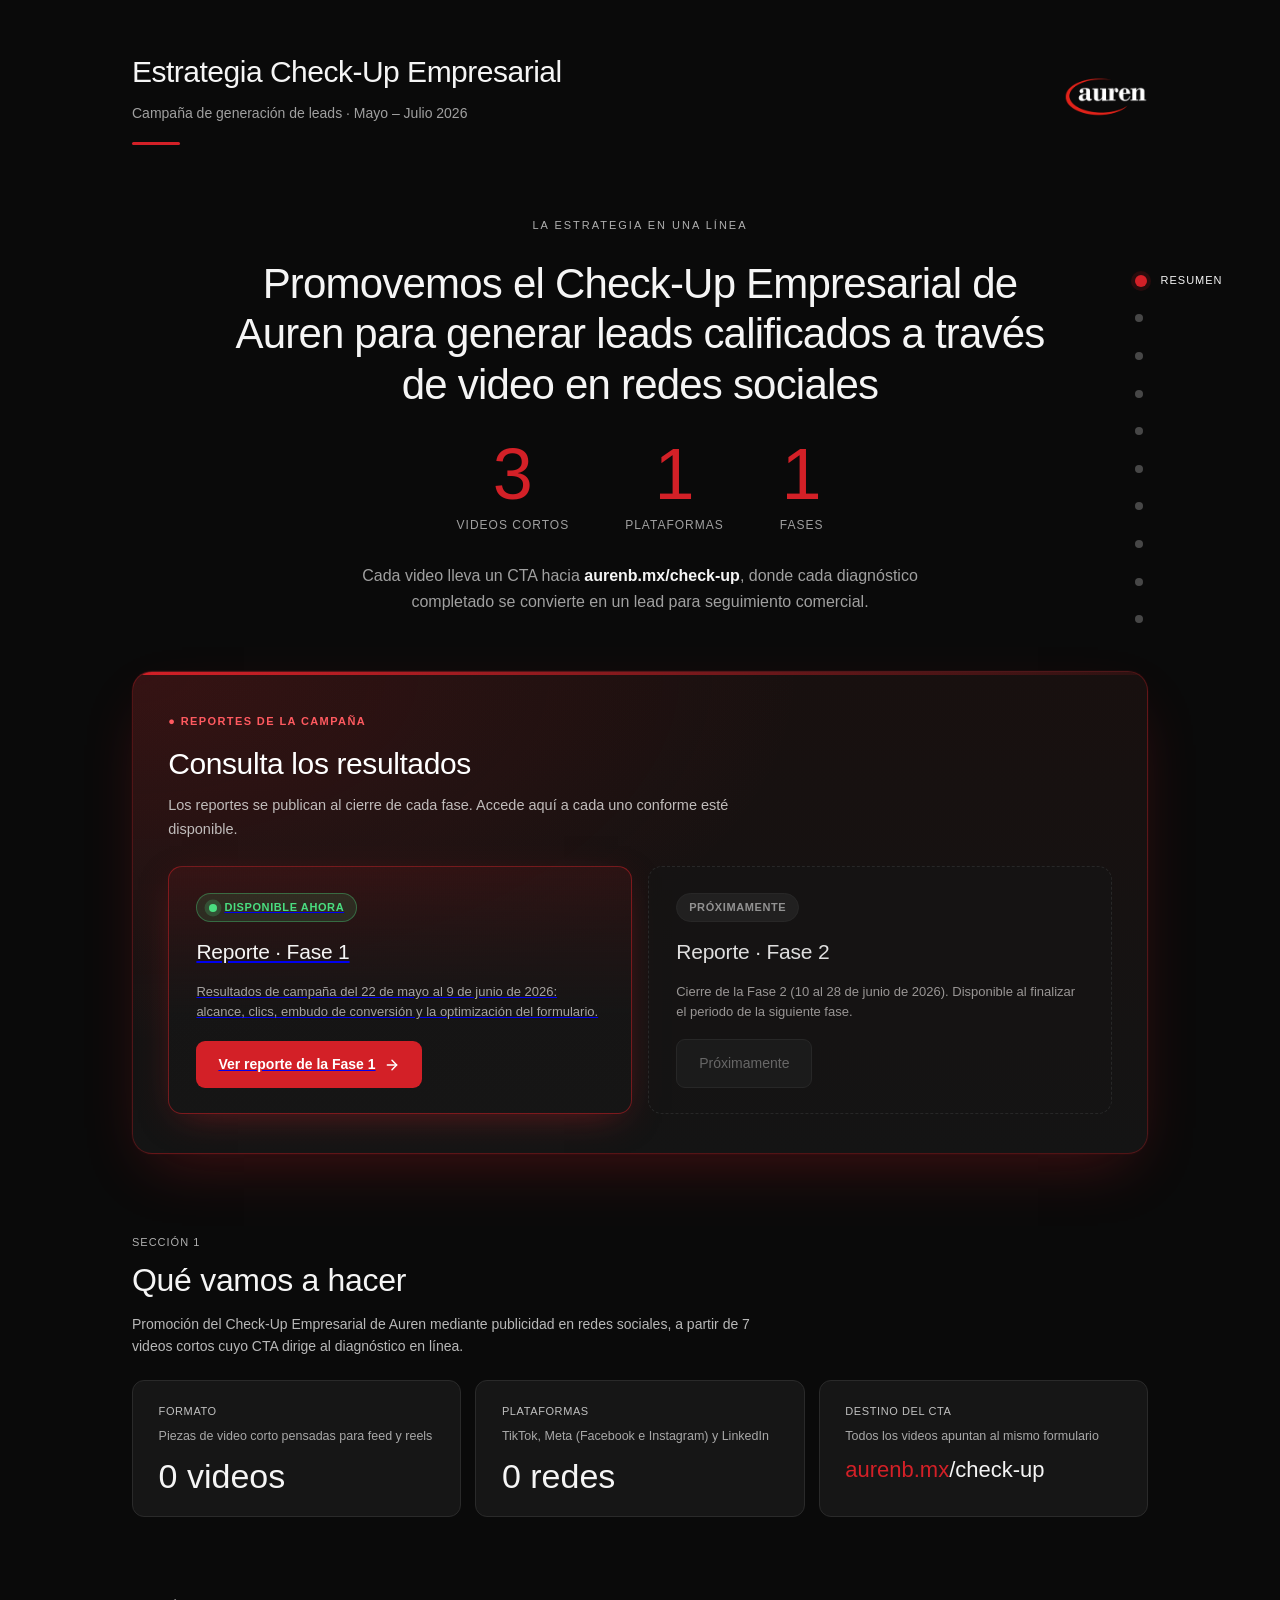
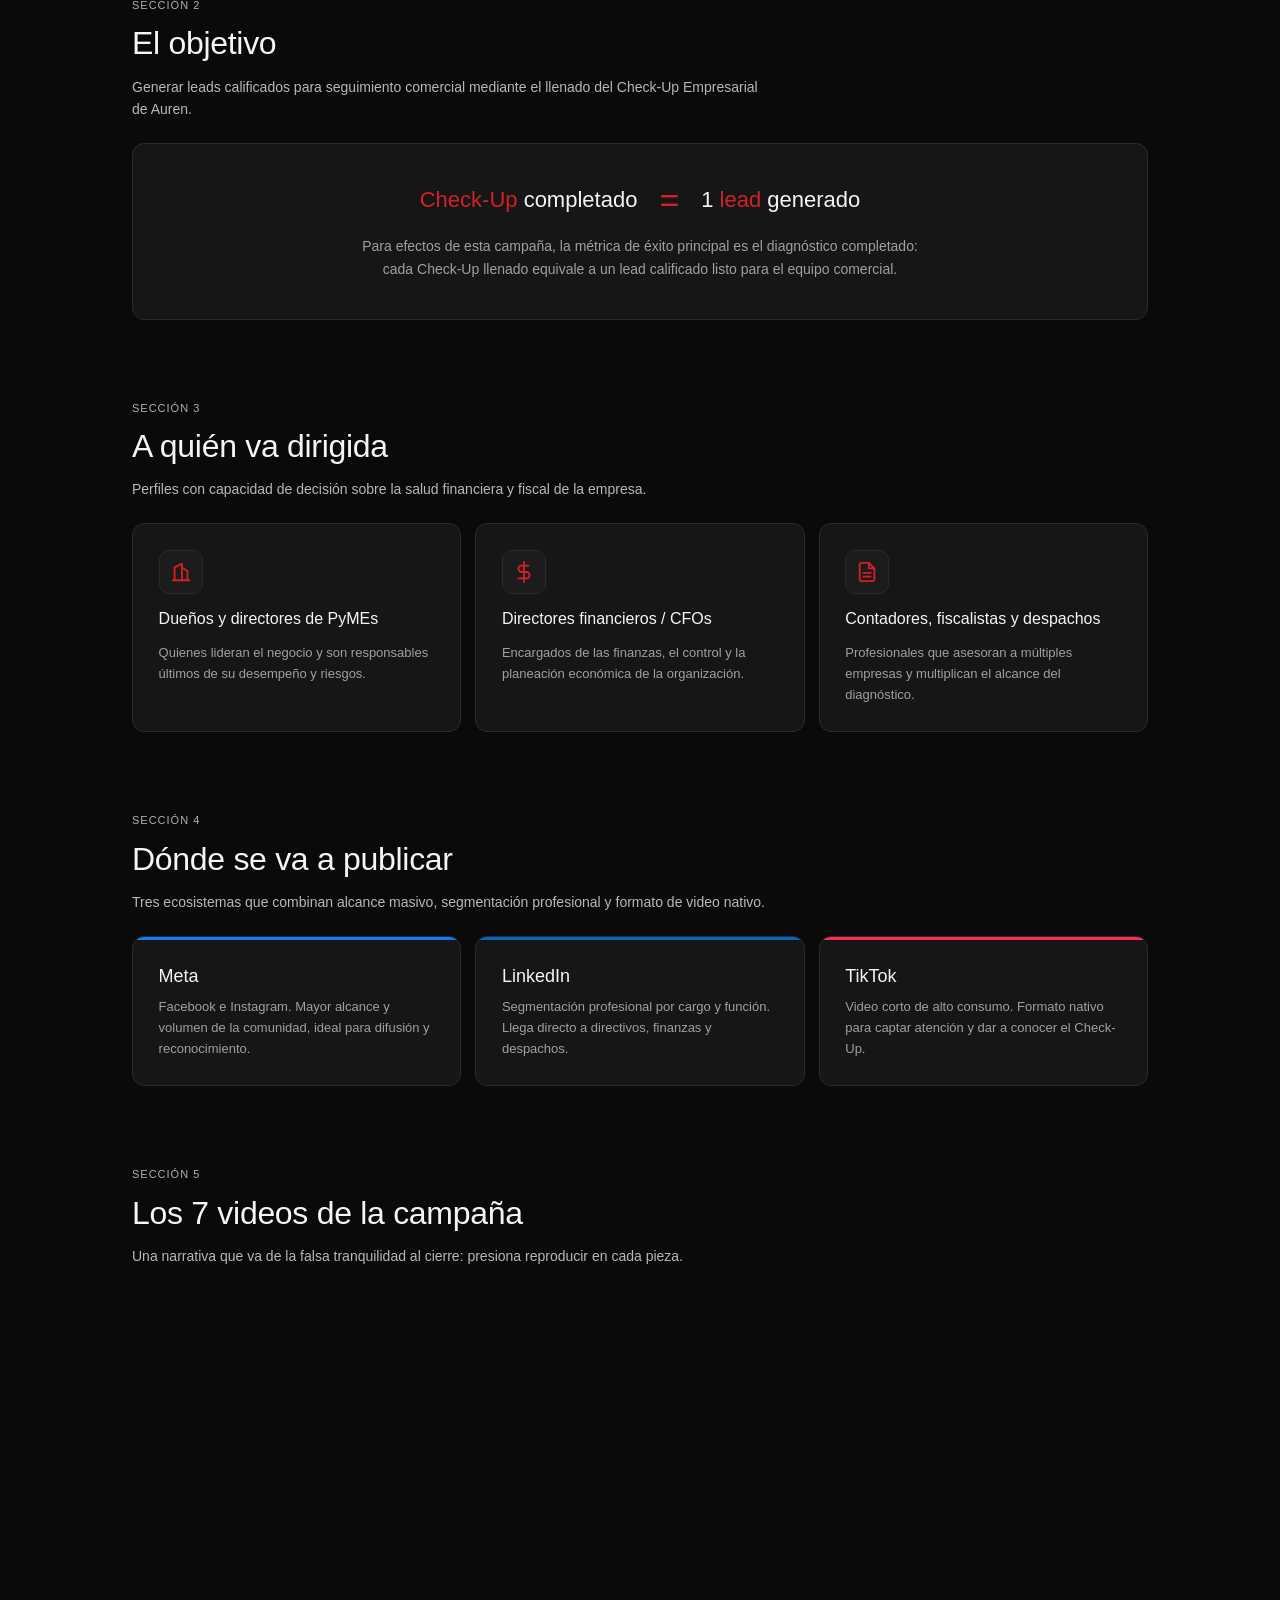
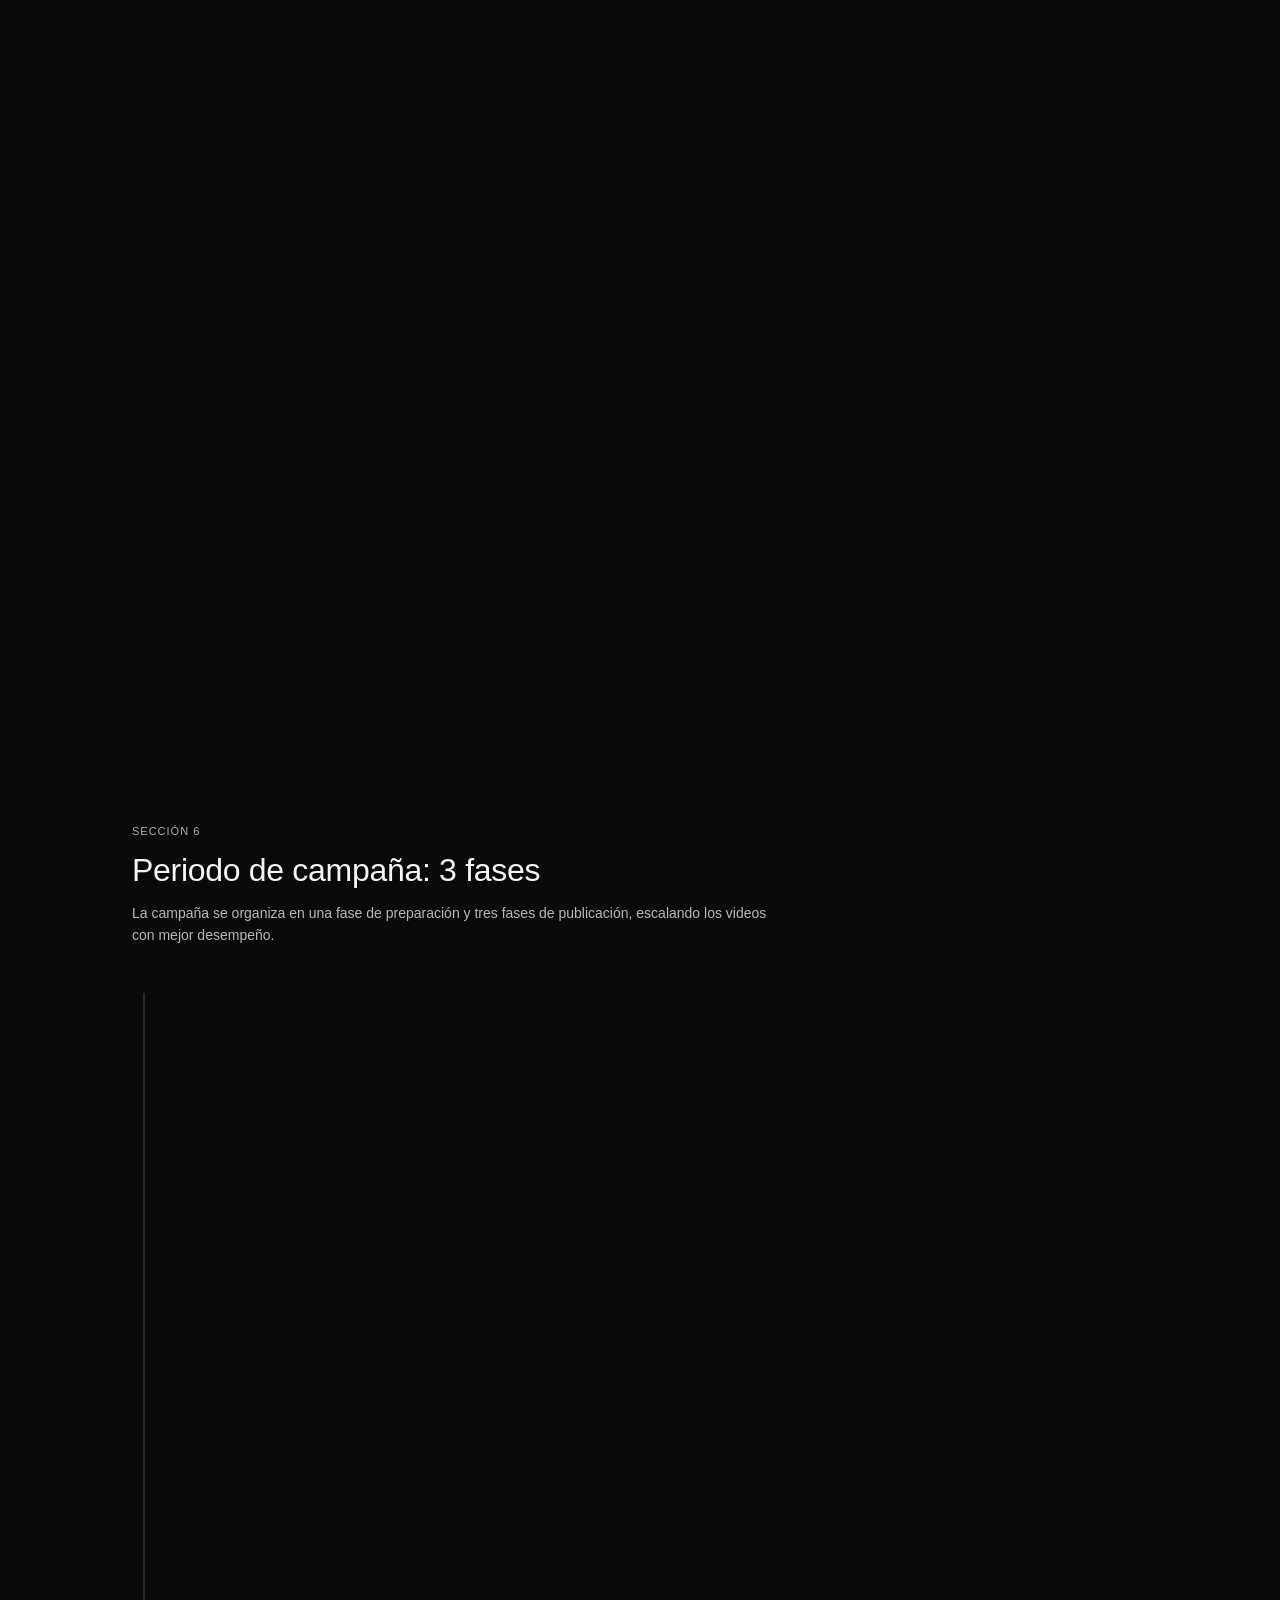
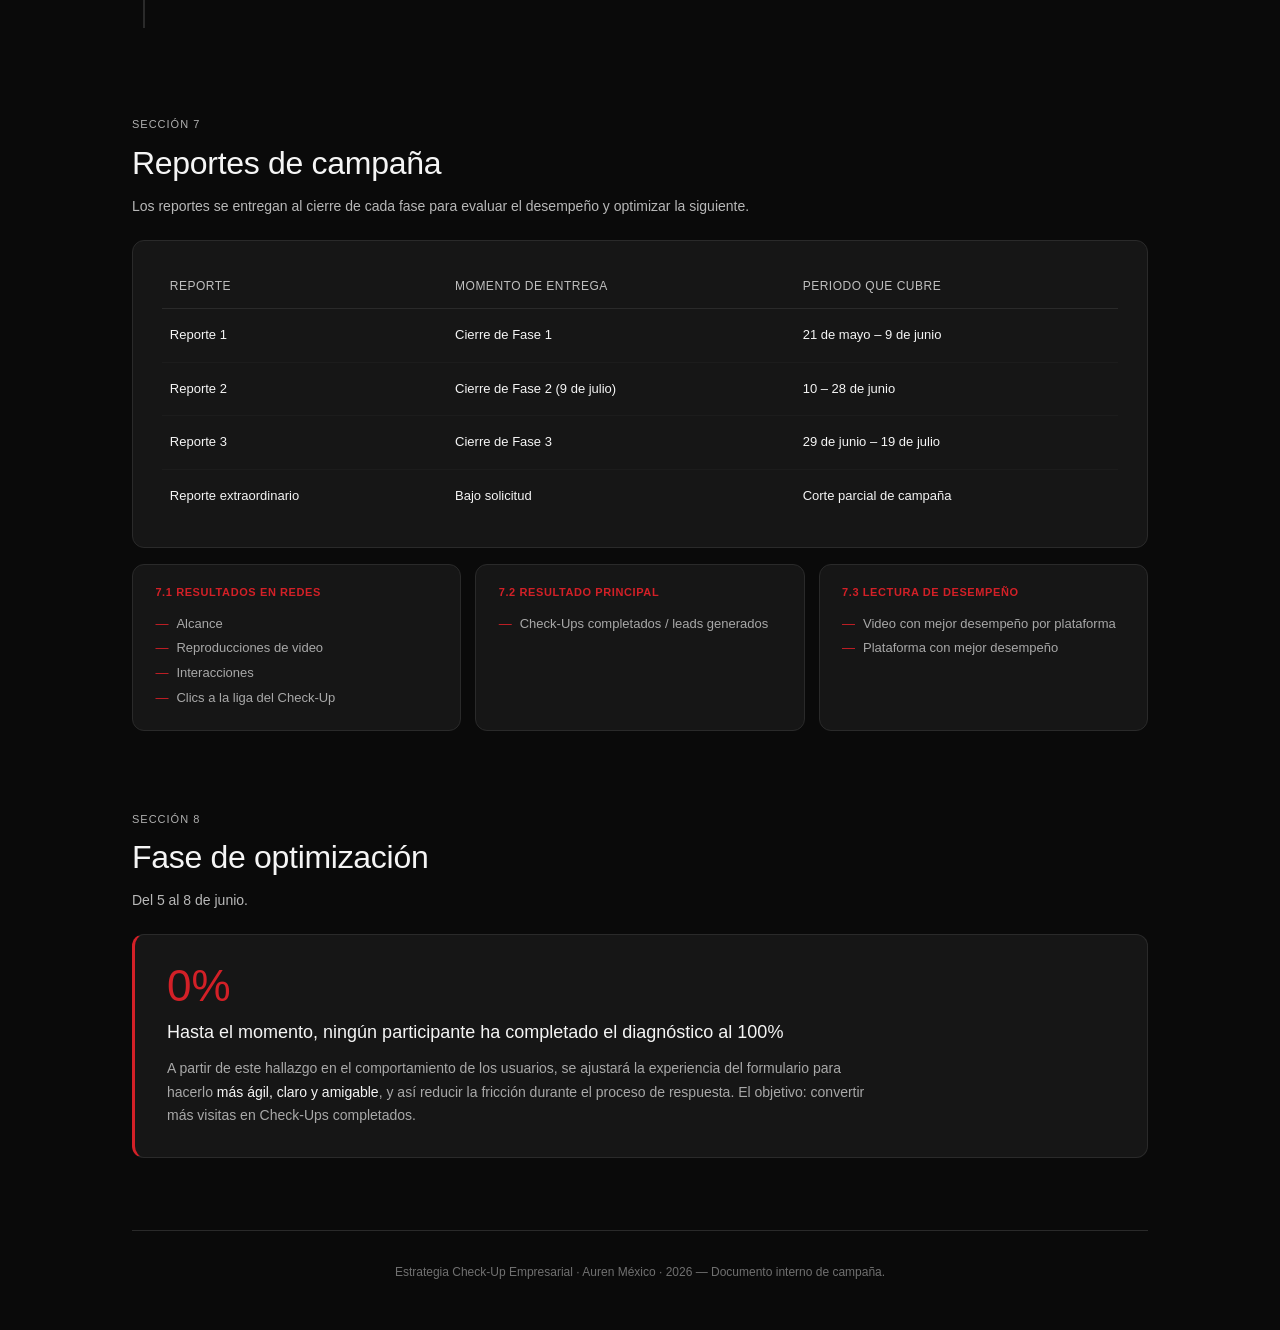
<file: index.html>
<!DOCTYPE html>
<html lang="es">
<head>
<meta charset="UTF-8">
<meta http-equiv="refresh" content="0; url=estrategia_check_up_auren_2026.html">
<link rel="canonical" href="estrategia_check_up_auren_2026.html">
<title>Estrategia Check-Up Empresarial · Auren</title>
<style>html{background:#0a0a0a;color:#f5f5f5;font-family:-apple-system,BlinkMacSystemFont,"Segoe UI",Roboto,Arial,sans-serif}body{display:flex;align-items:center;justify-content:center;height:100vh;margin:0}a{color:#D32027}</style>
</head>
<body>
<p>Redirigiendo a la <a href="estrategia_check_up_auren_2026.html">Estrategia Check-Up Empresarial · Auren</a>…</p>
</body>
</html>
</file>
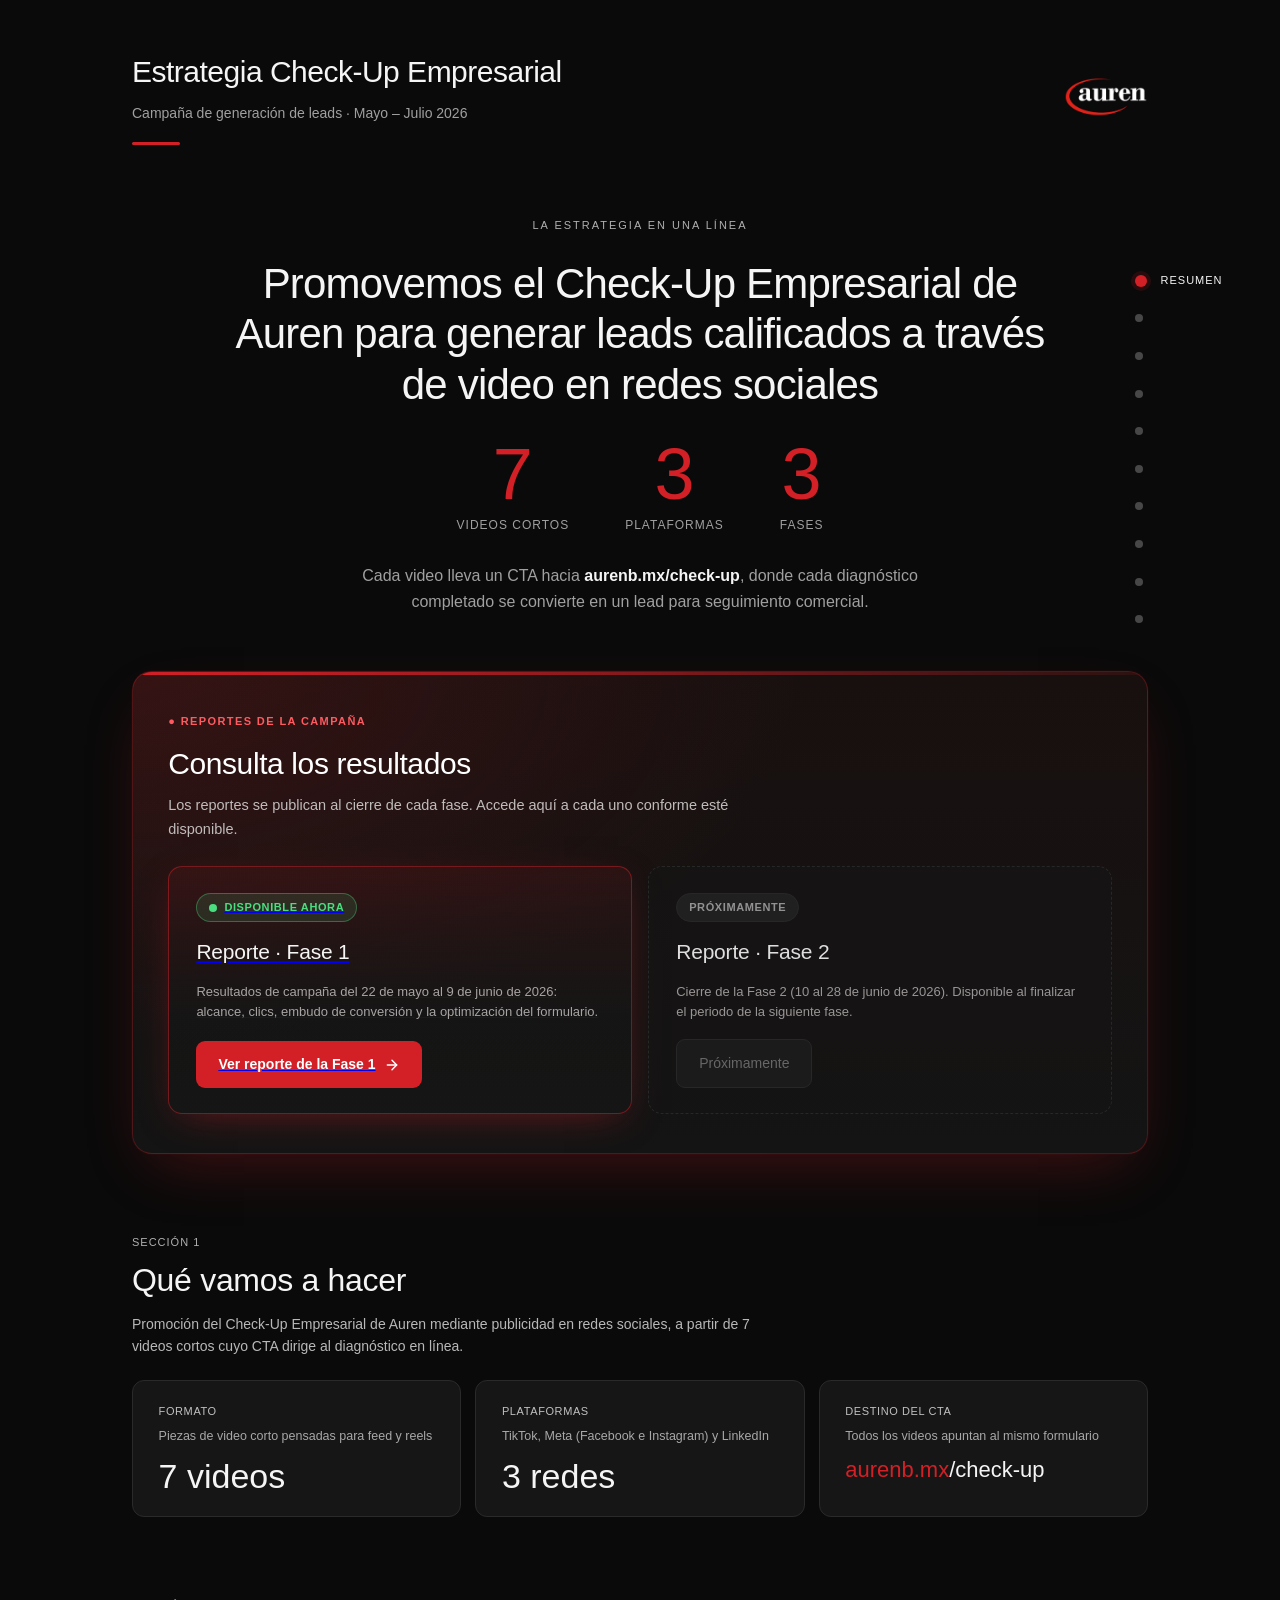
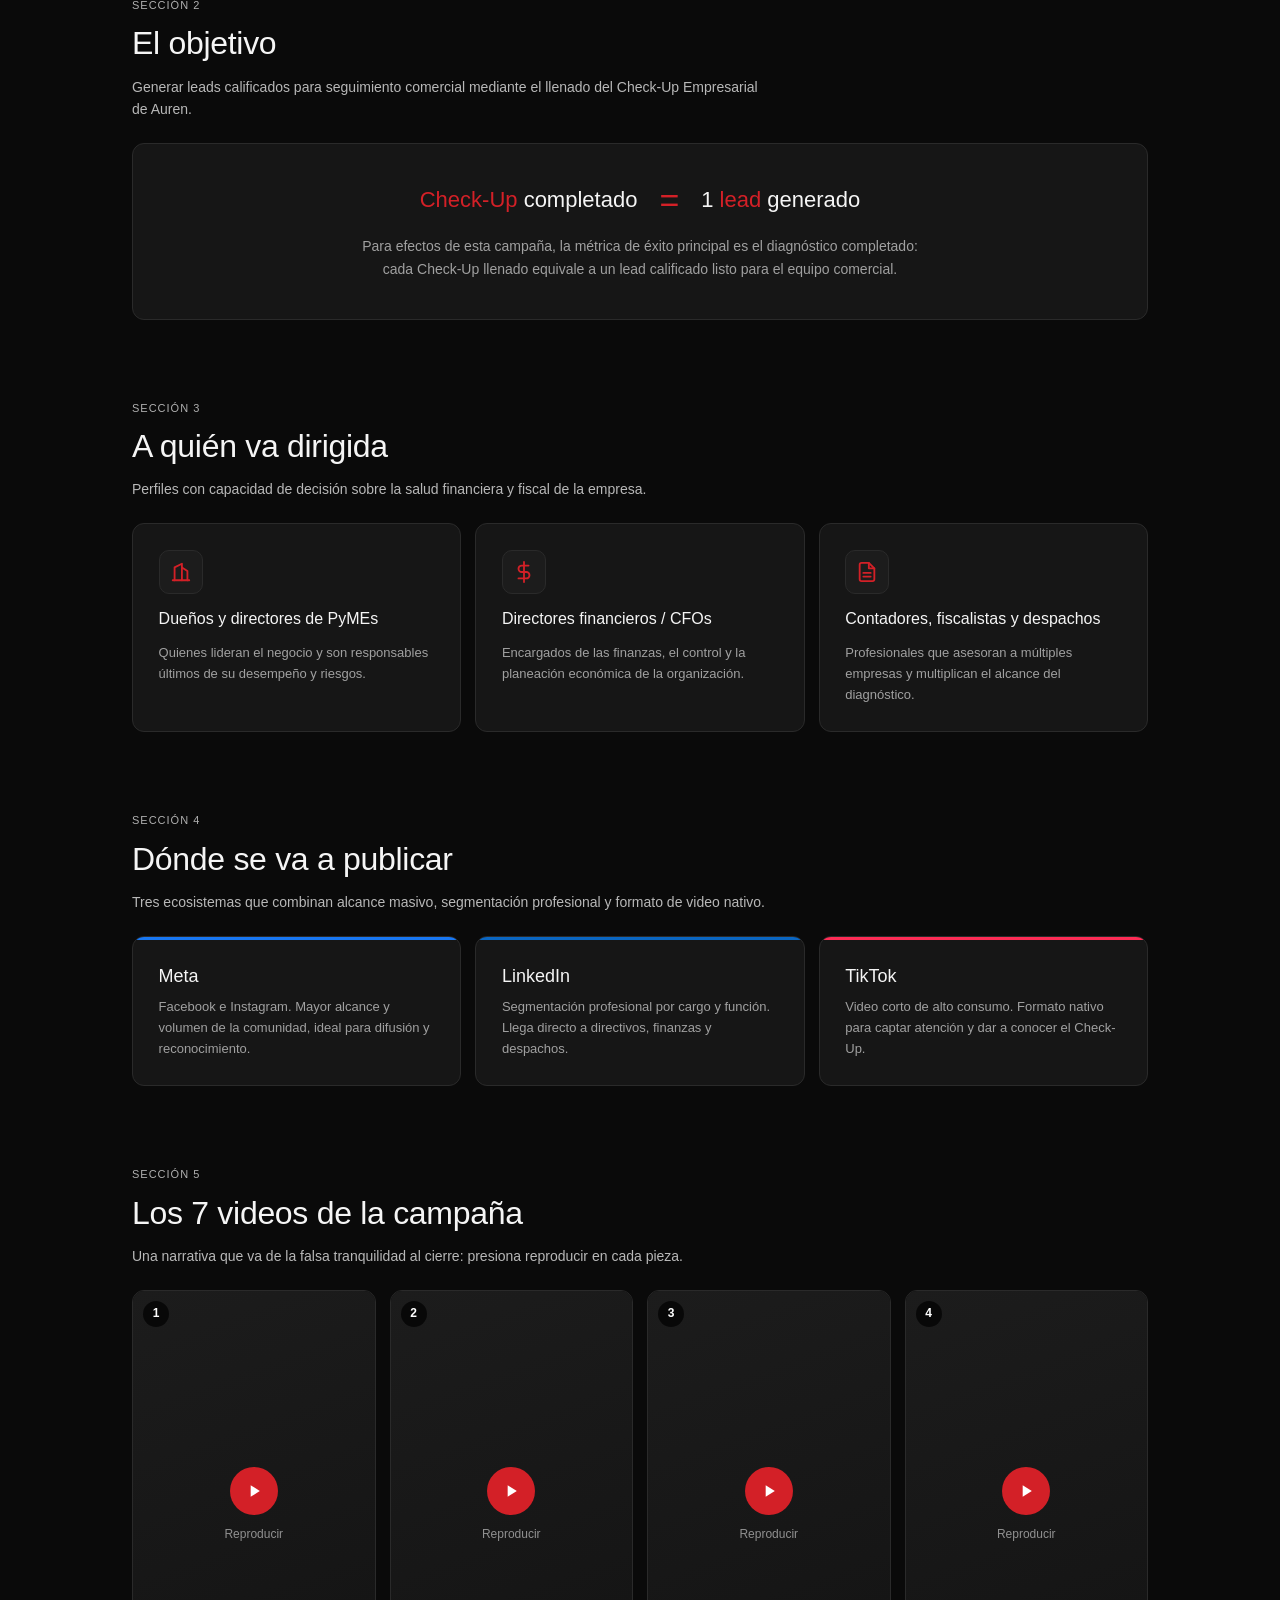
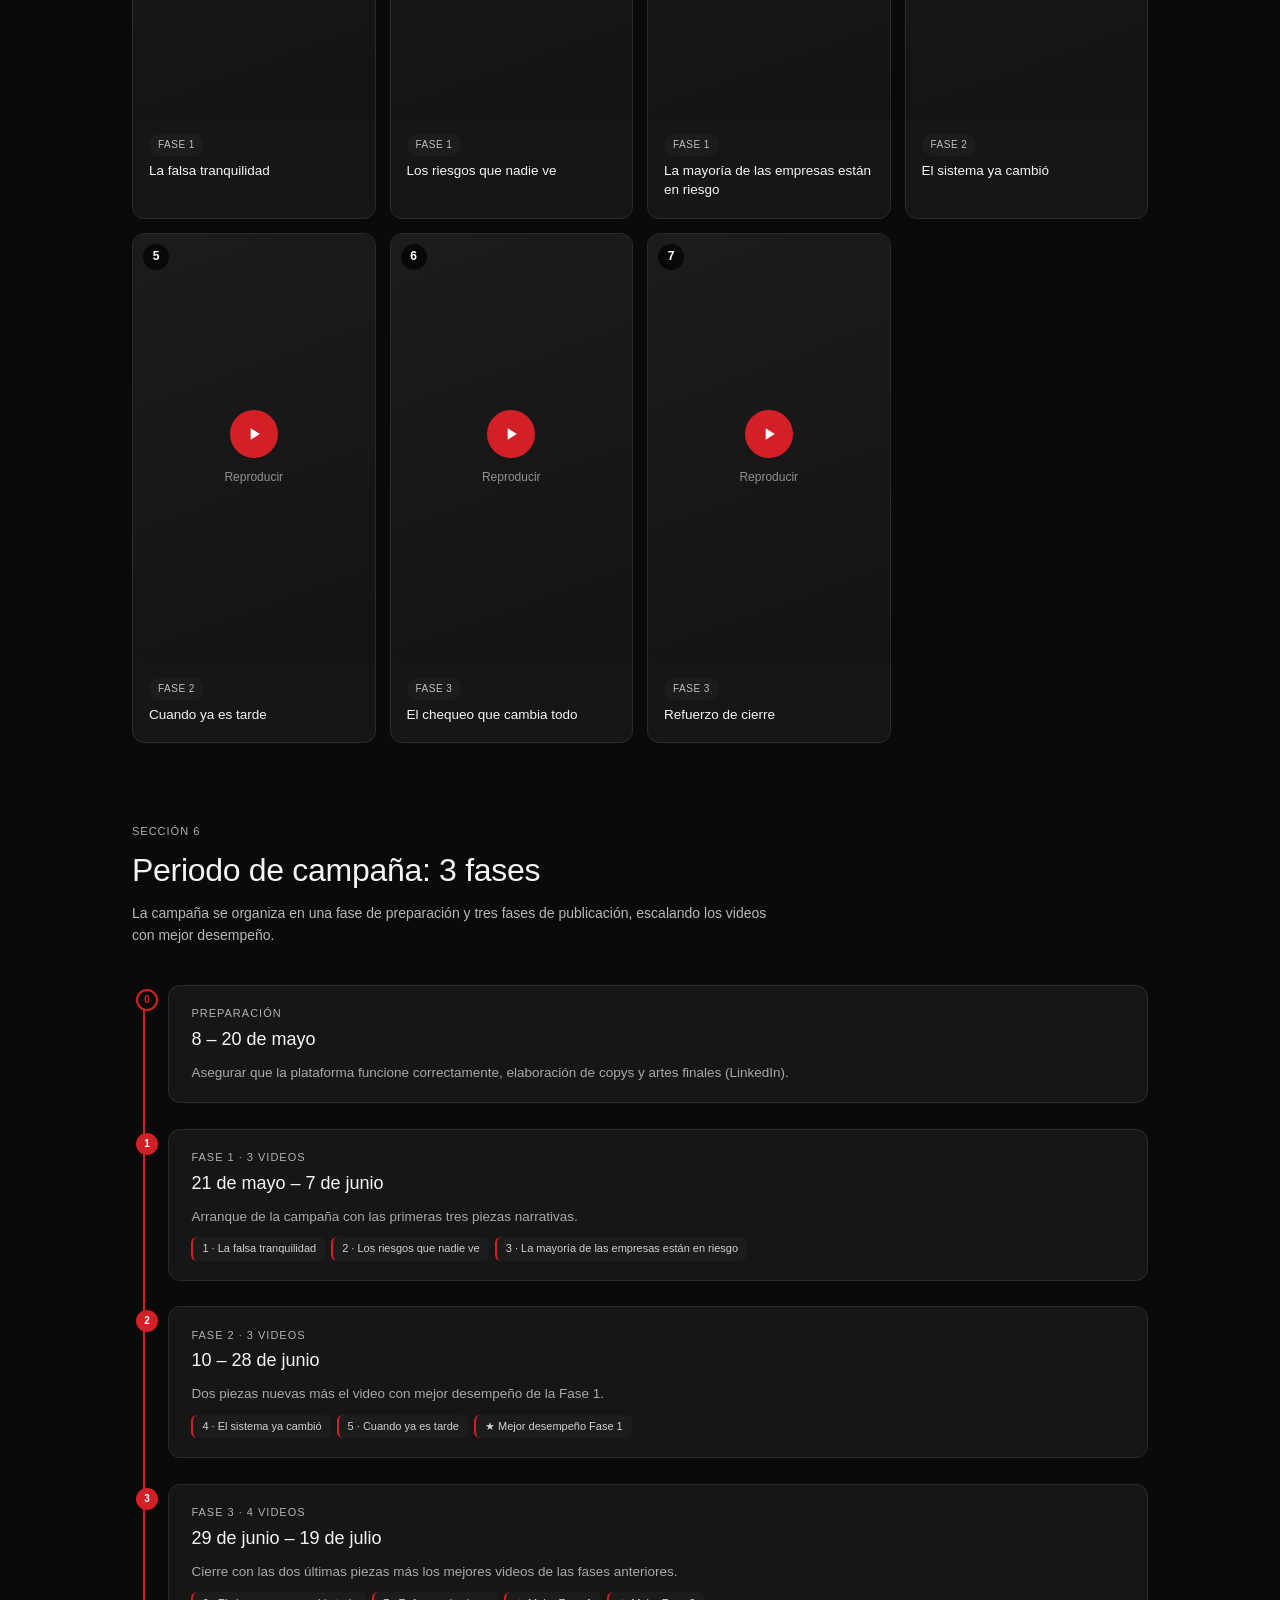
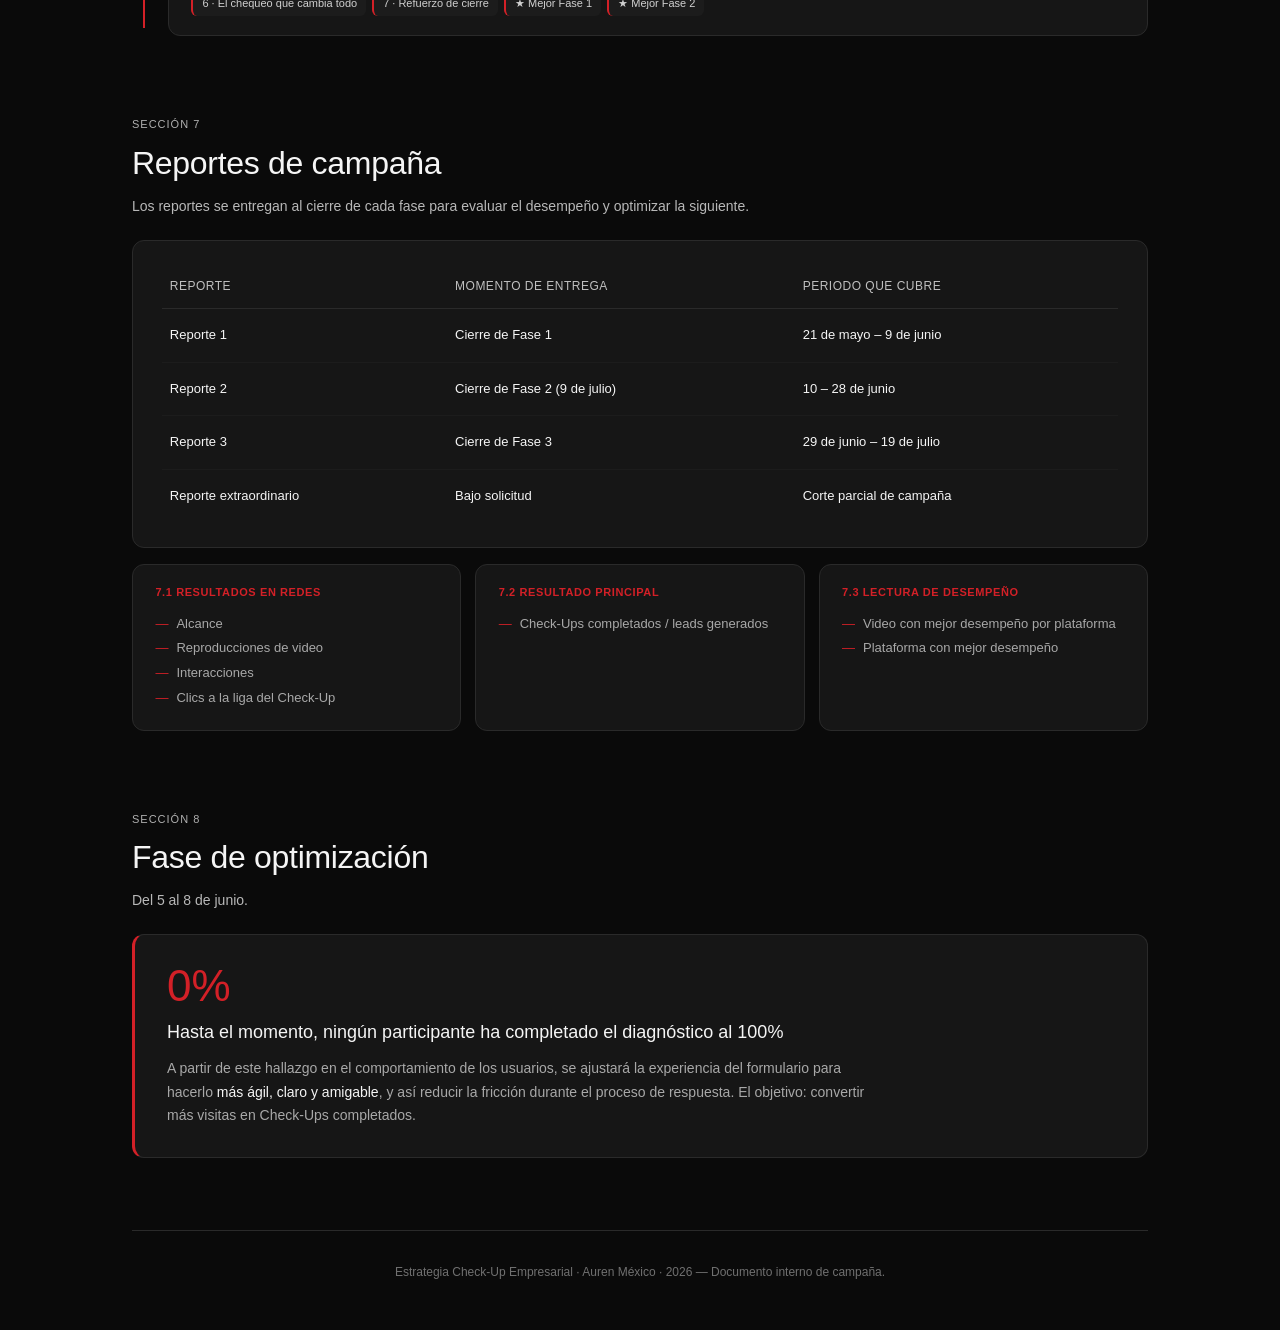
<file: estrategia_check_up_auren_2026.html>
<!DOCTYPE html>
<html lang="es">
<head>
<meta charset="UTF-8">
<meta name="viewport" content="width=device-width, initial-scale=1.0">
<title>Estrategia Check-Up Empresarial · Auren 2026</title>
<style>
  * { box-sizing: border-box; margin: 0; padding: 0; }
  html { scroll-behavior: smooth; }
  body {
    font-family: -apple-system, BlinkMacSystemFont, "Segoe UI", Roboto, "Helvetica Neue", Arial, sans-serif;
    color: #f5f5f5;
    background: #0a0a0a;
    line-height: 1.6;
    font-size: 16px;
    overflow-x: hidden;
  }
  .container { max-width: 1080px; margin: 0 auto; padding: 0 2rem; }

  /* Side nav */
  .side-nav {
    position: fixed;
    right: 32px;
    top: 50%;
    transform: translateY(-50%);
    display: flex;
    flex-direction: column;
    gap: 20px;
    z-index: 100;
  }
  .nav-dot { display: flex; align-items: center; gap: 14px; text-decoration: none; cursor: pointer; }
  .nav-dot-marker {
    width: 8px; height: 8px; border-radius: 50%;
    background: rgba(255,255,255,0.25);
    transition: all 0.3s ease; flex-shrink: 0;
  }
  .nav-dot:hover .nav-dot-marker { background: rgba(255,255,255,0.6); }
  .nav-dot.active .nav-dot-marker {
    background: #D32027; width: 12px; height: 12px;
    box-shadow: 0 0 0 4px rgba(211, 32, 39, 0.15);
  }
  .nav-dot-label {
    color: rgba(255,255,255,0.5); font-size: 11px;
    text-transform: uppercase; letter-spacing: 1px;
    opacity: 0; transform: translateX(-8px);
    transition: all 0.3s ease; white-space: nowrap; font-weight: 500;
  }
  .nav-dot.active .nav-dot-label,
  .nav-dot:hover .nav-dot-label { opacity: 1; transform: translateX(0); color: #f5f5f5; }

  /* Header */
  header.top { padding: 3rem 0 1.5rem; }
  .header-row { display: flex; align-items: center; justify-content: space-between; gap: 32px; }
  .header-text { flex: 1; }
  .logo { line-height: 0; flex-shrink: 0; }
  h1 { font-size: 30px; font-weight: 500; color: #f5f5f5; letter-spacing: -0.5px; margin-bottom: 6px; }
  .subtitle { font-size: 14px; color: #a0a0a0; }
  .brand-accent { width: 48px; height: 3px; background: #D32027; border-radius: 2px; margin-top: 18px; }

  /* Section base */
  section { padding: 2.5rem 0; display: flex; flex-direction: column; justify-content: center; }
  .section-num { font-size: 11px; color: #b0b0b0; text-transform: uppercase; letter-spacing: 1px; margin-bottom: 4px; }
  h2 { font-size: 32px; font-weight: 500; color: #f5f5f5; margin-bottom: 6px; letter-spacing: -0.3px; }
  .section-subtitle { font-size: 14px; color: #b8b8b8; margin-bottom: 1.4rem; max-width: 640px; }

  /* Hero */
  .hero-section { text-align: center; padding-top: 3rem; padding-bottom: 2rem; }
  .hero-eyebrow { font-size: 11px; color: #b0b0b0; text-transform: uppercase; letter-spacing: 2px; margin-bottom: 24px; }
  .hero-headline {
    font-size: 42px; font-weight: 500; color: #f5f5f5; line-height: 1.2;
    margin: 0 auto 28px; letter-spacing: -0.8px; max-width: 820px;
  }
  .hero-numbers { display: flex; justify-content: center; gap: 56px; flex-wrap: wrap; margin-bottom: 28px; }
  .hero-num-item { display: flex; flex-direction: column; align-items: center; gap: 6px; }
  .hero-highlight { color: #D32027; font-size: 72px; font-weight: 500; line-height: 1; font-variant-numeric: tabular-nums; }
  .hero-num-label { font-size: 12px; color: #a0a0a0; text-transform: uppercase; letter-spacing: 1px; }
  .hero-supporting { font-size: 16px; color: #a0a0a0; line-height: 1.6; max-width: 620px; margin: 0 auto; }

  /* KPI grid */
  .kpi-grid { display: grid; grid-template-columns: repeat(3, 1fr); gap: 14px; }
  .kpi { background: #161616; border: 1px solid #2a2a2a; border-radius: 12px; padding: 1.4rem 1.6rem; }
  .kpi-label { font-size: 11px; color: #c0c0c0; text-transform: uppercase; letter-spacing: 0.6px; margin-bottom: 6px; }
  .kpi-hint { font-size: 12.5px; color: #a8a8a8; margin-bottom: 14px; line-height: 1.5; }
  .kpi-value { font-size: 34px; font-weight: 500; color: #f5f5f5; line-height: 1; font-variant-numeric: tabular-nums; }
  .kpi-value.text { font-size: 22px; }
  .kpi-value .accent { color: #D32027; }

  /* Equation card (objetivo) */
  .equation-card {
    background: #161616; border: 1px solid #2a2a2a; border-radius: 12px;
    padding: 2.4rem 2rem; text-align: center;
  }
  .equation { display: flex; align-items: center; justify-content: center; gap: 22px; flex-wrap: wrap; margin-bottom: 18px; }
  .eq-term { font-size: 22px; font-weight: 500; color: #f5f5f5; }
  .eq-term .accent { color: #D32027; }
  .eq-op { font-size: 34px; font-weight: 500; color: #D32027; line-height: 1; }
  .equation-note { font-size: 14px; color: #a0a0a0; max-width: 560px; margin: 0 auto; }

  /* Segment cards (audiencia) */
  .segment-grid { display: grid; grid-template-columns: repeat(3, 1fr); gap: 14px; }
  .segment-card {
    background: #161616; border: 1px solid #2a2a2a; border-radius: 12px;
    padding: 1.6rem 1.6rem; display: flex; flex-direction: column; gap: 12px;
  }
  .segment-icon {
    width: 44px; height: 44px; border-radius: 10px; background: #1c1c1c;
    border: 1px solid #2a2a2a; display: flex; align-items: center; justify-content: center; color: #D32027;
  }
  .segment-title { font-size: 16px; font-weight: 500; color: #f5f5f5; }
  .segment-text { font-size: 13px; color: #a0a0a0; line-height: 1.6; }

  /* Channel cards */
  .channel-grid { display: grid; grid-template-columns: repeat(3, 1fr); gap: 14px; }
  .channel-card {
    background: #161616; border: 1px solid #2a2a2a; border-radius: 12px;
    padding: 1.6rem 1.6rem; position: relative; overflow: hidden;
  }
  .channel-bar { position: absolute; top: 0; left: 0; width: 100%; height: 3px; }
  .channel-name { font-size: 18px; font-weight: 500; color: #f5f5f5; margin-bottom: 6px; }
  .channel-detail { font-size: 13px; color: #a0a0a0; line-height: 1.6; }

  /* Video gallery (vertical 9:16) */
  .video-grid { display: grid; grid-template-columns: repeat(4, 1fr); gap: 14px; }
  .video-card {
    background: #161616; border: 1px solid #2a2a2a; border-radius: 12px; overflow: hidden;
    display: flex; flex-direction: column;
    opacity: 0; transform: translateY(20px); transition: opacity 0.5s ease, transform 0.5s ease;
  }
  .video-card.show { opacity: 1; transform: translateY(0); }
  .video-frame { position: relative; width: 100%; aspect-ratio: 9 / 16; background: #0d0d0d; }
  .video-frame iframe { position: absolute; inset: 0; width: 100%; height: 100%; border: 0; }
  .video-frame .video-placeholder {
    position: absolute; inset: 0; display: flex; flex-direction: column; align-items: center; justify-content: center;
    gap: 10px; cursor: pointer; color: #909090; font-size: 12px; text-align: center; padding: 1rem;
    background: linear-gradient(160deg, #1c1c1c 0%, #131313 100%);
  }
  .video-play {
    width: 48px; height: 48px; border-radius: 50%; background: #D32027;
    display: flex; align-items: center; justify-content: center; color: #fff;
  }
  .video-num {
    position: absolute; top: 10px; left: 10px; z-index: 2;
    width: 26px; height: 26px; border-radius: 50%; background: rgba(0,0,0,0.7);
    display: flex; align-items: center; justify-content: center;
    font-size: 12px; font-weight: 600; color: #fff;
  }
  .video-body { padding: 0.9rem 1rem 1.1rem; flex: 1; display: flex; flex-direction: column; gap: 6px; }
  .video-phase-tag {
    align-self: flex-start; font-size: 10px; font-weight: 500; padding: 3px 9px; border-radius: 12px;
    text-transform: uppercase; letter-spacing: 0.5px; background: #1c1c1c; color: #c0c0c0;
  }
  .video-title { font-size: 13.5px; font-weight: 500; color: #f5f5f5; line-height: 1.4; }

  /* Timeline (fases) */
  .timeline { position: relative; margin-top: 1rem; padding-left: 36px; }
  .timeline-line {
    position: absolute; left: 11px; top: 8px; bottom: 8px; width: 2px; background: #2a2a2a; overflow: hidden;
  }
  .timeline-line-fill { position: absolute; top: 0; left: 0; width: 100%; height: 0; background: #D32027; transition: height 1.4s cubic-bezier(0.4,0,0.2,1); }
  .timeline-item { position: relative; padding-bottom: 1.6rem; opacity: 0; transform: translateX(12px); transition: all 0.5s ease; }
  .timeline-item:last-child { padding-bottom: 0; }
  .timeline-item.show { opacity: 1; transform: translateX(0); }
  .timeline-node {
    position: absolute; left: -32px; top: 4px; width: 22px; height: 22px; border-radius: 50%;
    background: #0a0a0a; border: 2px solid #2a2a2a; display: flex; align-items: center; justify-content: center;
    font-size: 10px; font-weight: 600; color: #a0a0a0; transition: all 0.4s ease;
  }
  .timeline-item.show .timeline-node { border-color: #D32027; color: #fff; background: #D32027; }
  .timeline-item.prep.show .timeline-node { background: #0a0a0a; color: #D32027; border-color: #D32027; }
  .timeline-card { background: #161616; border: 1px solid #2a2a2a; border-radius: 12px; padding: 1.2rem 1.4rem; }
  .timeline-phase { font-size: 11px; color: #b0b0b0; text-transform: uppercase; letter-spacing: 1px; margin-bottom: 2px; }
  .timeline-dates { font-size: 18px; font-weight: 500; color: #f5f5f5; margin-bottom: 8px; }
  .timeline-actions { font-size: 13.5px; color: #a8a8a8; line-height: 1.6; }
  .timeline-videos { display: flex; flex-wrap: wrap; gap: 6px; margin-top: 10px; }
  .timeline-vchip {
    font-size: 11px; padding: 3px 9px; border-radius: 6px; background: #1c1c1c;
    border-left: 2px solid #D32027; color: #d0d0d0;
  }

  /* Table */
  .table-card { background: #161616; border: 1px solid #2a2a2a; border-radius: 12px; padding: 1.5rem 1.8rem; }
  table { width: 100%; border-collapse: collapse; font-size: 13px; }
  thead tr { border-bottom: 1px solid #2a2a2a; }
  th { text-align: left; padding: 12px 8px; color: #c0c0c0; font-weight: 500; font-size: 12px; text-transform: uppercase; letter-spacing: 0.5px; }
  td { padding: 16px 8px; color: #f5f5f5; vertical-align: top; }
  td.label { color: #f5f5f5; font-weight: 500; }
  tbody tr { border-bottom: 1px solid #1c1c1c; }
  tbody tr:last-child { border-bottom: none; }
  .report-includes { display: grid; grid-template-columns: repeat(3, 1fr); gap: 14px; margin-top: 16px; }
  .ri-card { background: #161616; border: 1px solid #2a2a2a; border-radius: 12px; padding: 1.2rem 1.4rem; }
  .ri-label { font-size: 11px; color: #D32027; text-transform: uppercase; letter-spacing: 0.6px; margin-bottom: 10px; font-weight: 600; }
  .ri-list { list-style: none; font-size: 13px; color: #a8a8a8; line-height: 1.9; }
  .ri-list li::before { content: "—"; color: #D32027; margin-right: 8px; }

  /* Insight (optimización) */
  .insight-card {
    background: #161616; border: 1px solid #2a2a2a; border-radius: 12px; padding: 1.8rem 2rem;
    border-left: 3px solid #D32027;
  }
  .insight-stat { font-size: 44px; font-weight: 500; color: #D32027; line-height: 1; margin-bottom: 10px; font-variant-numeric: tabular-nums; }
  .insight-title { font-size: 18px; font-weight: 500; margin-bottom: 10px; color: #f5f5f5; }
  .insight-text { font-size: 14px; color: #a8a8a8; line-height: 1.7; max-width: 720px; }
  .insight-text .accent { color: #f5f5f5; font-weight: 500; }

  footer { border-top: 1px solid #2a2a2a; padding: 2rem 0 3rem; margin-top: 2rem; font-size: 12px; color: #707070; text-align: center; }

  @media (max-width: 860px) {
    .side-nav { display: none; }
    .container { padding: 0 1.25rem; }
    section { padding: 2.5rem 0; }
    .hero-headline { font-size: 26px; }
    .hero-highlight { font-size: 48px; }
    .hero-numbers { gap: 32px; }
    h1 { font-size: 24px; }
    h2 { font-size: 24px; }
    .header-row { flex-direction: column; align-items: flex-start; gap: 16px; }
    .kpi-grid, .segment-grid, .channel-grid, .report-includes, .reports-access { grid-template-columns: 1fr; }
    .video-grid { grid-template-columns: repeat(2, 1fr); }
  }
  @media (max-width: 520px) {
    .video-grid { grid-template-columns: 1fr; }
  }

  /* Reportes disponibles — banda destacada */
  .reports-section { padding: 1.5rem 0 2.5rem; }
  .reports-feature {
    position: relative; border-radius: 20px; padding: 2.2rem 2.2rem 2.4rem;
    background:
      radial-gradient(120% 140% at 0% 0%, rgba(211,32,39,0.16) 0%, rgba(211,32,39,0) 55%),
      linear-gradient(180deg, #18100f 0%, #141414 100%);
    border: 1px solid rgba(211,32,39,0.30);
    box-shadow: 0 0 0 1px rgba(211,32,39,0.05), 0 24px 60px -20px rgba(211,32,39,0.30);
    overflow: hidden;
  }
  .reports-feature::before {
    content: ""; position: absolute; top: 0; left: 0; right: 0; height: 3px;
    background: linear-gradient(90deg, #D32027, rgba(211,32,39,0.1));
  }
  .reports-feature-head { margin-bottom: 1.6rem; }
  .reports-eyebrow { display:inline-flex; align-items:center; gap:8px; font-size: 11px; color: #ff5a60; text-transform: uppercase; letter-spacing: 1.4px; font-weight: 600; margin-bottom: 10px; }
  .reports-feature-title { font-size: 30px; font-weight: 500; color: #fff; letter-spacing: -0.4px; margin-bottom: 6px; }
  .reports-feature-sub { font-size: 14.5px; color: #c0bcbb; max-width: 620px; }

  .reports-access { display: grid; grid-template-columns: repeat(2, 1fr); gap: 16px; }
  .report-cta {
    background: rgba(22,22,22,0.7); border: 1px solid #2a2a2a; border-radius: 14px; padding: 1.6rem 1.7rem;
    display: flex; flex-direction: column; gap: 13px; position: relative; overflow: hidden;
    transition: border-color .25s ease, transform .25s ease, box-shadow .25s ease;
  }
  .report-cta.available {
    border-color: rgba(211,32,39,0.5);
    background: linear-gradient(180deg, rgba(211,32,39,0.10) 0%, rgba(22,22,22,0.8) 60%);
    box-shadow: 0 10px 36px -14px rgba(211,32,39,0.5);
  }
  .report-cta.available:hover { transform: translateY(-4px); border-color: #D32027; box-shadow: 0 18px 44px -14px rgba(211,32,39,0.65); }
  .report-cta.soon { opacity: 0.9; border-style: dashed; }
  .report-status {
    align-self: flex-start; display:inline-flex; align-items:center; gap:7px;
    font-size: 11px; font-weight: 600; letter-spacing: 0.6px; text-transform: uppercase;
    padding: 5px 12px; border-radius: 20px;
  }
  .report-status.available { color: #4ade80; background: rgba(74,222,128,0.12); border: 1px solid rgba(74,222,128,0.35); }
  .report-status.soon { color: #a0a0a0; background: rgba(255,255,255,0.06); border: 1px solid #2a2a2a; }
  .pulse-dot { width:8px; height:8px; border-radius:50%; background:#4ade80; box-shadow:0 0 0 0 rgba(74,222,128,0.6); animation: pulse 1.8s infinite; }
  @keyframes pulse { 0%{box-shadow:0 0 0 0 rgba(74,222,128,0.55);} 70%{box-shadow:0 0 0 7px rgba(74,222,128,0);} 100%{box-shadow:0 0 0 0 rgba(74,222,128,0);} }
  .report-cta-title { font-size: 21px; font-weight: 500; color: #f5f5f5; letter-spacing: -0.2px; }
  .report-cta-meta { font-size: 13px; color: #a8a4a3; line-height: 1.55; flex: 1; }
  .report-btn {
    align-self: flex-start; margin-top: 4px; display: inline-flex; align-items: center; gap: 8px;
    font-size: 14px; font-weight: 600; text-decoration: none; padding: 12px 22px; border-radius: 9px;
    background: #D32027; color: #fff; transition: background .15s ease, transform .15s ease;
  }
  .report-btn:hover { background: #b51d23; transform: translateX(2px); }
  .report-btn.disabled { background: #1c1c1c; color: #707070; border: 1px solid #2a2a2a; cursor: not-allowed; pointer-events: none; font-weight: 500; }
</style>
</head>
<body>

<nav class="side-nav" aria-label="Navegación de la estrategia">
  <a href="#hero" class="nav-dot" data-target="hero"><span class="nav-dot-marker"></span><span class="nav-dot-label">Resumen</span></a>
  <a href="#reportes-disponibles" class="nav-dot" data-target="reportes-disponibles"><span class="nav-dot-marker"></span><span class="nav-dot-label">Reportes</span></a>
  <a href="#que" class="nav-dot" data-target="que"><span class="nav-dot-marker"></span><span class="nav-dot-label">Qué</span></a>
  <a href="#objetivo" class="nav-dot" data-target="objetivo"><span class="nav-dot-marker"></span><span class="nav-dot-label">Objetivo</span></a>
  <a href="#audiencia" class="nav-dot" data-target="audiencia"><span class="nav-dot-marker"></span><span class="nav-dot-label">Audiencia</span></a>
  <a href="#canales" class="nav-dot" data-target="canales"><span class="nav-dot-marker"></span><span class="nav-dot-label">Canales</span></a>
  <a href="#videos" class="nav-dot" data-target="videos"><span class="nav-dot-marker"></span><span class="nav-dot-label">Videos</span></a>
  <a href="#fases" class="nav-dot" data-target="fases"><span class="nav-dot-marker"></span><span class="nav-dot-label">Fases</span></a>
  <a href="#reportes" class="nav-dot" data-target="reportes"><span class="nav-dot-marker"></span><span class="nav-dot-label">Reportes</span></a>
  <a href="#optimizacion" class="nav-dot" data-target="optimizacion"><span class="nav-dot-marker"></span><span class="nav-dot-label">Optimización</span></a>
</nav>

<div class="container">

  <header class="top">
    <div class="header-row">
      <div class="header-text">
        <h1>Estrategia Check-Up Empresarial</h1>
        <p class="subtitle">Campaña de generación de leads · Mayo – Julio 2026</p>
        <div class="brand-accent"></div>
      </div>
      <div class="logo">
        <img src="[data-uri]" alt="Auren" style="height: 84px; width: auto; display: block;">
      </div>
    </div>
  </header>

  <section id="hero" class="hero-section">
    <p class="hero-eyebrow">La estrategia en una línea</p>
    <p class="hero-headline">Promovemos el Check-Up Empresarial de Auren para generar leads calificados a través de video en redes sociales</p>
    <div class="hero-numbers">
      <div class="hero-num-item"><span class="hero-highlight" data-counter="7">0</span><span class="hero-num-label">Videos cortos</span></div>
      <div class="hero-num-item"><span class="hero-highlight" data-counter="3">0</span><span class="hero-num-label">Plataformas</span></div>
      <div class="hero-num-item"><span class="hero-highlight" data-counter="3">0</span><span class="hero-num-label">Fases</span></div>
    </div>
    <p class="hero-supporting">Cada video lleva un CTA hacia <strong style="color:#f5f5f5;">aurenb.mx/check-up</strong>, donde cada diagnóstico completado se convierte en un lead para seguimiento comercial.</p>
  </section>

  <section id="reportes-disponibles" class="reports-section">
    <div class="reports-feature">
      <div class="reports-feature-head">
        <span class="reports-eyebrow">● Reportes de la campaña</span>
        <h2 class="reports-feature-title">Consulta los resultados</h2>
        <p class="reports-feature-sub">Los reportes se publican al cierre de cada fase. Accede aquí a cada uno conforme esté disponible.</p>
      </div>
      <div class="reports-access">
        <a class="report-cta available" href="reporte_1_fase_1_auren_2026.html">
          <span class="report-status available"><span class="pulse-dot"></span>Disponible ahora</span>
          <span class="report-cta-title">Reporte · Fase 1</span>
          <span class="report-cta-meta">Resultados de campaña del 22 de mayo al 9 de junio de 2026: alcance, clics, embudo de conversión y la optimización del formulario.</span>
          <span class="report-btn">Ver reporte de la Fase 1
            <svg width="16" height="16" viewBox="0 0 24 24" fill="none" stroke="currentColor" stroke-width="2.2" stroke-linecap="round" stroke-linejoin="round"><line x1="5" y1="12" x2="19" y2="12"/><polyline points="12 5 19 12 12 19"/></svg>
          </span>
        </a>
        <div class="report-cta soon">
          <span class="report-status soon">Próximamente</span>
          <span class="report-cta-title">Reporte · Fase 2</span>
          <span class="report-cta-meta">Cierre de la Fase 2 (10 al 28 de junio de 2026). Disponible al finalizar el periodo de la siguiente fase.</span>
          <span class="report-btn disabled">Próximamente</span>
        </div>
      </div>
    </div>
  </section>

  <section id="que">
    <p class="section-num">Sección 1</p>
    <h2>Qué vamos a hacer</h2>
    <p class="section-subtitle">Promoción del Check-Up Empresarial de Auren mediante publicidad en redes sociales, a partir de 7 videos cortos cuyo CTA dirige al diagnóstico en línea.</p>
    <div class="kpi-grid">
      <div class="kpi">
        <div class="kpi-label">Formato</div>
        <div class="kpi-hint">Piezas de video corto pensadas para feed y reels</div>
        <div class="kpi-value"><span data-counter="7">0</span> videos</div>
      </div>
      <div class="kpi">
        <div class="kpi-label">Plataformas</div>
        <div class="kpi-hint">TikTok, Meta (Facebook e Instagram) y LinkedIn</div>
        <div class="kpi-value"><span data-counter="3">0</span> redes</div>
      </div>
      <div class="kpi">
        <div class="kpi-label">Destino del CTA</div>
        <div class="kpi-hint">Todos los videos apuntan al mismo formulario</div>
        <div class="kpi-value text"><span class="accent">aurenb.mx</span>/check-up</div>
      </div>
    </div>
  </section>

  <section id="objetivo">
    <p class="section-num">Sección 2</p>
    <h2>El objetivo</h2>
    <p class="section-subtitle">Generar leads calificados para seguimiento comercial mediante el llenado del Check-Up Empresarial de Auren.</p>
    <div class="equation-card">
      <div class="equation">
        <span class="eq-term"><span class="accent">Check-Up</span> completado</span>
        <span class="eq-op">=</span>
        <span class="eq-term">1 <span class="accent">lead</span> generado</span>
      </div>
      <p class="equation-note">Para efectos de esta campaña, la métrica de éxito principal es el diagnóstico completado: cada Check-Up llenado equivale a un lead calificado listo para el equipo comercial.</p>
    </div>
  </section>

  <section id="audiencia">
    <p class="section-num">Sección 3</p>
    <h2>A quién va dirigida</h2>
    <p class="section-subtitle">Perfiles con capacidad de decisión sobre la salud financiera y fiscal de la empresa.</p>
    <div class="segment-grid">
      <div class="segment-card">
        <div class="segment-icon">
          <svg width="22" height="22" viewBox="0 0 24 24" fill="none" stroke="currentColor" stroke-width="2" stroke-linecap="round" stroke-linejoin="round"><path d="M3 21h18"/><path d="M5 21V7l8-4v18"/><path d="M19 21V11l-6-4"/></svg>
        </div>
        <p class="segment-title">Dueños y directores de PyMEs</p>
        <p class="segment-text">Quienes lideran el negocio y son responsables últimos de su desempeño y riesgos.</p>
      </div>
      <div class="segment-card">
        <div class="segment-icon">
          <svg width="22" height="22" viewBox="0 0 24 24" fill="none" stroke="currentColor" stroke-width="2" stroke-linecap="round" stroke-linejoin="round"><line x1="12" y1="1" x2="12" y2="23"/><path d="M17 5H9.5a3.5 3.5 0 0 0 0 7h5a3.5 3.5 0 0 1 0 7H6"/></svg>
        </div>
        <p class="segment-title">Directores financieros / CFOs</p>
        <p class="segment-text">Encargados de las finanzas, el control y la planeación económica de la organización.</p>
      </div>
      <div class="segment-card">
        <div class="segment-icon">
          <svg width="22" height="22" viewBox="0 0 24 24" fill="none" stroke="currentColor" stroke-width="2" stroke-linecap="round" stroke-linejoin="round"><path d="M14 2H6a2 2 0 0 0-2 2v16a2 2 0 0 0 2 2h12a2 2 0 0 0 2-2V8z"/><polyline points="14 2 14 8 20 8"/><line x1="16" y1="13" x2="8" y2="13"/><line x1="16" y1="17" x2="8" y2="17"/></svg>
        </div>
        <p class="segment-title">Contadores, fiscalistas y despachos</p>
        <p class="segment-text">Profesionales que asesoran a múltiples empresas y multiplican el alcance del diagnóstico.</p>
      </div>
    </div>
  </section>

  <section id="canales">
    <p class="section-num">Sección 4</p>
    <h2>Dónde se va a publicar</h2>
    <p class="section-subtitle">Tres ecosistemas que combinan alcance masivo, segmentación profesional y formato de video nativo.</p>
    <div class="channel-grid">
      <div class="channel-card">
        <div class="channel-bar" style="background:#1877F2;"></div>
        <p class="channel-name">Meta</p>
        <p class="channel-detail">Facebook e Instagram. Mayor alcance y volumen de la comunidad, ideal para difusión y reconocimiento.</p>
      </div>
      <div class="channel-card">
        <div class="channel-bar" style="background:#0A66C2;"></div>
        <p class="channel-name">LinkedIn</p>
        <p class="channel-detail">Segmentación profesional por cargo y función. Llega directo a directivos, finanzas y despachos.</p>
      </div>
      <div class="channel-card">
        <div class="channel-bar" style="background:#FE2C55;"></div>
        <p class="channel-name">TikTok</p>
        <p class="channel-detail">Video corto de alto consumo. Formato nativo para captar atención y dar a conocer el Check-Up.</p>
      </div>
    </div>
  </section>

  <section id="videos">
    <p class="section-num">Sección 5</p>
    <h2>Los 7 videos de la campaña</h2>
    <p class="section-subtitle">Una narrativa que va de la falsa tranquilidad al cierre: presiona reproducir en cada pieza.</p>
    <div class="video-grid" id="video-grid"></div>
  </section>

  <section id="fases">
    <p class="section-num">Sección 6</p>
    <h2>Periodo de campaña: 3 fases</h2>
    <p class="section-subtitle">La campaña se organiza en una fase de preparación y tres fases de publicación, escalando los videos con mejor desempeño.</p>
    <div class="timeline" id="timeline">
      <div class="timeline-line"><div class="timeline-line-fill" id="timeline-fill"></div></div>

      <div class="timeline-item prep">
        <div class="timeline-node">0</div>
        <div class="timeline-card">
          <p class="timeline-phase">Preparación</p>
          <p class="timeline-dates">8 – 20 de mayo</p>
          <p class="timeline-actions">Asegurar que la plataforma funcione correctamente, elaboración de copys y artes finales (LinkedIn).</p>
        </div>
      </div>

      <div class="timeline-item">
        <div class="timeline-node">1</div>
        <div class="timeline-card">
          <p class="timeline-phase">Fase 1 · 3 videos</p>
          <p class="timeline-dates">21 de mayo – 7 de junio</p>
          <p class="timeline-actions">Arranque de la campaña con las primeras tres piezas narrativas.</p>
          <div class="timeline-videos">
            <span class="timeline-vchip">1 · La falsa tranquilidad</span>
            <span class="timeline-vchip">2 · Los riesgos que nadie ve</span>
            <span class="timeline-vchip">3 · La mayoría de las empresas están en riesgo</span>
          </div>
        </div>
      </div>

      <div class="timeline-item">
        <div class="timeline-node">2</div>
        <div class="timeline-card">
          <p class="timeline-phase">Fase 2 · 3 videos</p>
          <p class="timeline-dates">10 – 28 de junio</p>
          <p class="timeline-actions">Dos piezas nuevas más el video con mejor desempeño de la Fase 1.</p>
          <div class="timeline-videos">
            <span class="timeline-vchip">4 · El sistema ya cambió</span>
            <span class="timeline-vchip">5 · Cuando ya es tarde</span>
            <span class="timeline-vchip">★ Mejor desempeño Fase 1</span>
          </div>
        </div>
      </div>

      <div class="timeline-item">
        <div class="timeline-node">3</div>
        <div class="timeline-card">
          <p class="timeline-phase">Fase 3 · 4 videos</p>
          <p class="timeline-dates">29 de junio – 19 de julio</p>
          <p class="timeline-actions">Cierre con las dos últimas piezas más los mejores videos de las fases anteriores.</p>
          <div class="timeline-videos">
            <span class="timeline-vchip">6 · El chequeo que cambia todo</span>
            <span class="timeline-vchip">7 · Refuerzo de cierre</span>
            <span class="timeline-vchip">★ Mejor Fase 1</span>
            <span class="timeline-vchip">★ Mejor Fase 2</span>
          </div>
        </div>
      </div>
    </div>
  </section>

  <section id="reportes">
    <p class="section-num">Sección 7</p>
    <h2>Reportes de campaña</h2>
    <p class="section-subtitle">Los reportes se entregan al cierre de cada fase para evaluar el desempeño y optimizar la siguiente.</p>
    <div class="table-card">
      <table aria-label="Calendario de reportes">
        <thead>
          <tr>
            <th>Reporte</th>
            <th>Momento de entrega</th>
            <th>Periodo que cubre</th>
          </tr>
        </thead>
        <tbody>
          <tr><td class="label">Reporte 1</td><td>Cierre de Fase 1</td><td>21 de mayo – 9 de junio</td></tr>
          <tr><td class="label">Reporte 2</td><td>Cierre de Fase 2 (9 de julio)</td><td>10 – 28 de junio</td></tr>
          <tr><td class="label">Reporte 3</td><td>Cierre de Fase 3</td><td>29 de junio – 19 de julio</td></tr>
          <tr><td class="label">Reporte extraordinario</td><td>Bajo solicitud</td><td>Corte parcial de campaña</td></tr>
        </tbody>
      </table>
    </div>
    <div class="report-includes">
      <div class="ri-card">
        <p class="ri-label">7.1 Resultados en redes</p>
        <ul class="ri-list">
          <li>Alcance</li>
          <li>Reproducciones de video</li>
          <li>Interacciones</li>
          <li>Clics a la liga del Check-Up</li>
        </ul>
      </div>
      <div class="ri-card">
        <p class="ri-label">7.2 Resultado principal</p>
        <ul class="ri-list">
          <li>Check-Ups completados / leads generados</li>
        </ul>
      </div>
      <div class="ri-card">
        <p class="ri-label">7.3 Lectura de desempeño</p>
        <ul class="ri-list">
          <li>Video con mejor desempeño por plataforma</li>
          <li>Plataforma con mejor desempeño</li>
        </ul>
      </div>
    </div>
  </section>

  <section id="optimizacion">
    <p class="section-num">Sección 8</p>
    <h2>Fase de optimización</h2>
    <p class="section-subtitle">Del 5 al 8 de junio.</p>
    <div class="insight-card">
      <div class="insight-stat">0%</div>
      <p class="insight-title">Hasta el momento, ningún participante ha completado el diagnóstico al 100%</p>
      <p class="insight-text">A partir de este hallazgo en el comportamiento de los usuarios, se ajustará la experiencia del formulario para hacerlo <span class="accent">más ágil, claro y amigable</span>, y así reducir la fricción durante el proceso de respuesta. El objetivo: convertir más visitas en Check-Ups completados.</p>
    </div>
  </section>

  <footer>
    Estrategia Check-Up Empresarial · Auren México · 2026 — Documento interno de campaña.
  </footer>

</div>

<script>
  // ---- Datos de videos (Google Drive) ----
  const videos = [
    { n: 1, title: "La falsa tranquilidad",                         phase: "Fase 1", id: "1tSYxYMYojSUEIfv5OT-YRh2BrQNqYgAB" },
    { n: 2, title: "Los riesgos que nadie ve",                      phase: "Fase 1", id: "1gepLyJPyU1zINPc1OdVOcbC2OPPNm1RM" },
    { n: 3, title: "La mayoría de las empresas están en riesgo",    phase: "Fase 1", id: "1N_A1nam3cZldFR7nzmYu5aKoVnJNmTaI" },
    { n: 4, title: "El sistema ya cambió",                          phase: "Fase 2", id: "1VmrqyMh7XL-jzfrJDpegtyJp0Fd2l-3-" },
    { n: 5, title: "Cuando ya es tarde",                            phase: "Fase 2", id: "1N8UFmHIA7q_7eT-ckRjmzi5HTqjvHeHr" },
    { n: 6, title: "El chequeo que cambia todo",                    phase: "Fase 3", id: "1ynDhUoH5TdnSafmTeUXQ6nezjH-p0f95" },
    { n: 7, title: "Refuerzo de cierre",                            phase: "Fase 3", id: "1Xx5KVPv-sFAUe993SjvF_Jwg4jVtTxkk" }
  ];

  function buildVideos() {
    const grid = document.getElementById('video-grid');
    videos.forEach(v => {
      const card = document.createElement('div');
      card.className = 'video-card';
      card.innerHTML = `
        <div class="video-frame" data-id="${v.id}">
          <span class="video-num">${v.n}</span>
          <div class="video-placeholder" role="button" tabindex="0" aria-label="Reproducir ${v.title}">
            <span class="video-play">
              <svg width="20" height="20" viewBox="0 0 24 24" fill="currentColor"><path d="M8 5v14l11-7z"/></svg>
            </span>
            <span>Reproducir</span>
          </div>
        </div>
        <div class="video-body">
          <span class="video-phase-tag">${v.phase}</span>
          <span class="video-title">${v.title}</span>
        </div>`;
      const ph = card.querySelector('.video-placeholder');
      const frame = card.querySelector('.video-frame');
      const load = () => {
        const iframe = document.createElement('iframe');
        iframe.src = `https://drive.google.com/file/d/${v.id}/preview`;
        iframe.allow = 'autoplay; fullscreen';
        iframe.allowFullscreen = true;
        frame.appendChild(iframe);
        ph.remove();
      };
      ph.addEventListener('click', load);
      ph.addEventListener('keydown', e => { if (e.key === 'Enter' || e.key === ' ') { e.preventDefault(); load(); } });
      grid.appendChild(card);
    });
  }
  buildVideos();

  // ---- Counter animation ----
  function animateCounter(el) {
    if (el.dataset.animated) return;
    el.dataset.animated = 'true';
    const target = parseFloat(el.dataset.counter);
    const decimals = parseInt(el.dataset.decimals || 0);
    const suffix = el.dataset.suffix || '';
    const duration = 1400;
    const startTime = performance.now();
    function frame(now) {
      const progress = Math.min((now - startTime) / duration, 1);
      const eased = 1 - Math.pow(1 - progress, 3);
      el.textContent = (target * eased).toLocaleString('es-MX', {
        maximumFractionDigits: decimals, minimumFractionDigits: decimals
      }) + suffix;
      if (progress < 1) requestAnimationFrame(frame);
    }
    requestAnimationFrame(frame);
  }

  // ---- Timeline reveal ----
  function revealTimeline() {
    const items = document.querySelectorAll('.timeline-item');
    const fill = document.getElementById('timeline-fill');
    if (fill && !fill.dataset.animated) { fill.dataset.animated = 'true'; setTimeout(() => fill.style.height = '100%', 100); }
    items.forEach((item, idx) => {
      if (item.dataset.shown) return;
      item.dataset.shown = 'true';
      setTimeout(() => item.classList.add('show'), idx * 220);
    });
  }

  // ---- Video cards reveal ----
  function revealVideos() {
    document.querySelectorAll('.video-card').forEach((card, idx) => {
      if (card.dataset.shown) return;
      card.dataset.shown = 'true';
      setTimeout(() => card.classList.add('show'), idx * 90);
    });
  }

  // ---- Observers ----
  if ('IntersectionObserver' in window) {
    const observer = new IntersectionObserver(entries => {
      entries.forEach(entry => {
        if (entry.isIntersecting) {
          const el = entry.target;
          if (el.dataset.counter) animateCounter(el);
          if (el.id === 'timeline') revealTimeline();
          if (el.id === 'video-grid') revealVideos();
        }
      });
    }, { threshold: 0.25 });

    document.querySelectorAll('[data-counter]').forEach(el => observer.observe(el));
    const tl = document.getElementById('timeline'); if (tl) observer.observe(tl);
    const vg = document.getElementById('video-grid'); if (vg) observer.observe(vg);
  } else {
    document.querySelectorAll('[data-counter]').forEach(animateCounter);
    revealTimeline(); revealVideos();
  }

  // ---- Side nav active state ----
  const navDots = document.querySelectorAll('.nav-dot');
  const navObserver = new IntersectionObserver(entries => {
    entries.forEach(entry => {
      if (entry.isIntersecting) {
        const id = entry.target.id;
        navDots.forEach(dot => dot.classList.toggle('active', dot.dataset.target === id));
      }
    });
  }, { rootMargin: '-40% 0px -40% 0px' });
  document.querySelectorAll('section[id]').forEach(s => navObserver.observe(s));
</script>

</body>
</html>
</file>
